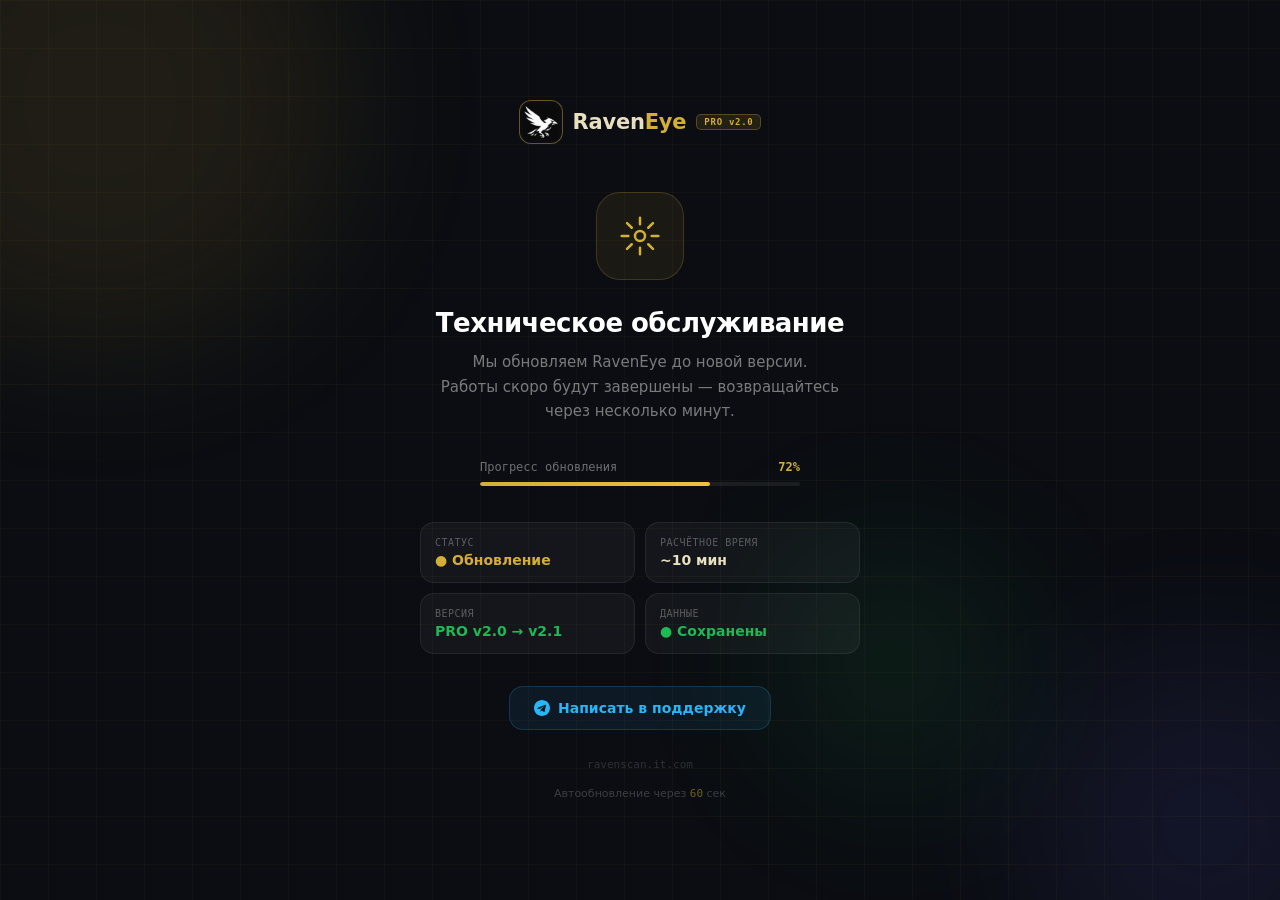
<file: maintenance.html>
<!DOCTYPE html>
<html lang="ru">
<head>
<meta charset="UTF-8">
<meta name="viewport" content="width=device-width, initial-scale=1.0">
<title>Обслуживание — RavenEye</title>
<link rel="icon" href="/favicon.png" type="image/png">
<style>
  *{margin:0;padding:0;box-sizing:border-box}
  body{
    background:#0b0d12;
    color:#e8dfc0;
    font-family:'Space Grotesk',system-ui,sans-serif;
    min-height:100vh;
    display:flex;
    align-items:center;
    justify-content:center;
    padding:24px;
    overflow:hidden;
  }

  .bg{position:fixed;inset:0;z-index:0;overflow:hidden}
  .bg-circle{
    position:absolute;border-radius:50%;filter:blur(80px);opacity:.1;
    animation:float 10s ease-in-out infinite;
  }
  .bg-circle:nth-child(1){width:500px;height:500px;background:#d4af37;top:-150px;left:-150px;animation-delay:0s}
  .bg-circle:nth-child(2){width:350px;height:350px;background:#6366f1;bottom:-100px;right:-100px;animation-delay:4s}
  .bg-circle:nth-child(3){width:250px;height:250px;background:#1db954;top:60%;left:60%;animation-delay:2s}
  @keyframes float{0%,100%{transform:translateY(0) scale(1)}50%{transform:translateY(-24px) scale(1.04)}}

  /* Сетка как в основном приложении */
  .bg-grid{
    position:fixed;inset:0;z-index:0;
    background-image:linear-gradient(rgba(212,175,55,.04) 1px,transparent 1px),linear-gradient(90deg,rgba(212,175,55,.04) 1px,transparent 1px);
    background-size:48px 48px;
  }

  .wrap{
    position:relative;z-index:1;
    text-align:center;
    max-width:440px;width:100%;
  }

  .logo{
    display:flex;align-items:center;justify-content:center;gap:10px;
    margin-bottom:48px;
  }
  .logo-icon{
    width:44px;height:44px;
    background:#0b0d12;
    border:1.5px solid rgba(212,175,55,.45);
    border-radius:12px;
    display:flex;align-items:center;justify-content:center;
    overflow:hidden;padding:3px;
  }
  .logo-icon img{width:100%;height:100%;object-fit:contain;border-radius:8px}
  .logo-txt{font-size:21px;font-weight:700;color:#e8dfc0;letter-spacing:-.01em}
  .logo-txt span{color:#d4af37}
  .logo-badge{
    font-size:9px;font-weight:700;letter-spacing:.08em;
    background:rgba(212,175,55,.12);border:1px solid rgba(212,175,55,.3);
    color:#d4af37;padding:2px 7px;border-radius:5px;
    font-family:'JetBrains Mono',monospace;
  }

  /* Иконка технического обслуживания */
  .icon-wrap{
    width:88px;height:88px;border-radius:24px;
    background:rgba(212,175,55,.08);
    border:1px solid rgba(212,175,55,.2);
    display:flex;align-items:center;justify-content:center;
    margin:0 auto 28px;
    animation:pulse 3s ease-in-out infinite;
  }
  @keyframes pulse{0%,100%{box-shadow:0 0 0 0 rgba(212,175,55,.15)}50%{box-shadow:0 0 0 14px rgba(212,175,55,.0)}}
  .icon-wrap svg{animation:spin 8s linear infinite}
  @keyframes spin{from{transform:rotate(0deg)}to{transform:rotate(360deg)}}

  h1{
    font-size:26px;font-weight:700;color:#fff;
    margin-bottom:12px;letter-spacing:-.02em;
  }
  .subtitle{
    font-size:15px;color:rgba(255,255,255,.45);
    line-height:1.65;margin-bottom:36px;
  }

  /* Прогресс-бар */
  .progress-wrap{
    margin:0 auto 36px;max-width:320px;
  }
  .progress-label{
    display:flex;justify-content:space-between;align-items:center;
    margin-bottom:8px;
  }
  .progress-txt{font-size:12px;color:rgba(255,255,255,.4);font-family:'JetBrains Mono',monospace}
  .progress-pct{font-size:12px;font-weight:700;color:#d4af37;font-family:'JetBrains Mono',monospace}
  .progress-bar{
    height:4px;background:rgba(255,255,255,.07);border-radius:2px;overflow:hidden;
  }
  .progress-fill{
    height:100%;background:linear-gradient(90deg,#d4af37,#f0c040);
    border-radius:2px;
    transition:width 1.5s ease;
  }

  /* Инфо-блоки */
  .info-grid{
    display:grid;grid-template-columns:1fr 1fr;gap:10px;
    margin-bottom:32px;
  }
  .info-card{
    background:rgba(255,255,255,.04);
    border:1px solid rgba(255,255,255,.07);
    border-radius:14px;padding:14px;text-align:left;
  }
  .info-label{font-size:10px;color:rgba(255,255,255,.3);font-family:'JetBrains Mono',monospace;margin-bottom:4px;letter-spacing:.05em}
  .info-val{font-size:14px;font-weight:700;color:#e8dfc0}
  .info-val.green{color:#1db954}
  .info-val.amber{color:#d4af37}

  .support-link{
    display:inline-flex;align-items:center;gap:8px;
    padding:13px 24px;border-radius:14px;
    background:rgba(41,182,246,.08);
    border:1px solid rgba(41,182,246,.2);
    color:#29B6F6;font-size:14px;font-weight:600;
    text-decoration:none;
    transition:all .2s;
    font-family:inherit;
  }
  .support-link:hover{background:rgba(41,182,246,.15);border-color:rgba(41,182,246,.4);transform:translateY(-1px)}

  .hint{
    margin-top:28px;
    font-size:11px;color:rgba(255,255,255,.15);
    font-family:'JetBrains Mono',monospace;
  }

  /* Авто-обновление таймер */
  .refresh-note{
    margin-top:16px;font-size:11px;
    color:rgba(255,255,255,.2);
  }
  .refresh-note span{color:rgba(212,175,55,.5);font-family:'JetBrains Mono',monospace}
</style>
</head>
<body>
<div class="bg">
  <div class="bg-circle"></div>
  <div class="bg-circle"></div>
  <div class="bg-circle"></div>
</div>
<div class="bg-grid"></div>

<div class="wrap">
  <div class="logo">
    <div class="logo-icon">
      <img src="/icon-192.png" alt="RavenEye" onerror="this.parentNode.textContent='🦅'">
    </div>
    <span class="logo-txt">Raven<span>Eye</span></span>
    <span class="logo-badge">PRO v2.0</span>
  </div>

  <div class="icon-wrap">
    <svg width="40" height="40" viewBox="0 0 24 24" fill="none" stroke="#d4af37" stroke-width="1.5" stroke-linecap="round" stroke-linejoin="round">
      <circle cx="12" cy="12" r="3"/>
      <path d="M12 1v4M12 19v4M4.22 4.22l2.83 2.83M16.95 16.95l2.83 2.83M1 12h4M19 12h4M4.22 19.78l2.83-2.83M16.95 7.05l2.83-2.83"/>
    </svg>
  </div>

  <h1>Техническое обслуживание</h1>
  <p class="subtitle">
    Мы обновляем RavenEye до новой версии.<br>
    Работы скоро будут завершены — возвращайтесь через несколько минут.
  </p>

  <div class="progress-wrap">
    <div class="progress-label">
      <span class="progress-txt">Прогресс обновления</span>
      <span class="progress-pct" id="pct-label">— %</span>
    </div>
    <div class="progress-bar">
      <div class="progress-fill" id="progress-fill" style="width:0%"></div>
    </div>
  </div>

  <div class="info-grid">
    <div class="info-card">
      <div class="info-label">СТАТУС</div>
      <div class="info-val amber">● Обновление</div>
    </div>
    <div class="info-card">
      <div class="info-label">РАСЧЁТНОЕ ВРЕМЯ</div>
      <div class="info-val" id="eta-val">~10 мин</div>
    </div>
    <div class="info-card">
      <div class="info-label">ВЕРСИЯ</div>
      <div class="info-val green">PRO v2.0 → v2.1</div>
    </div>
    <div class="info-card">
      <div class="info-label">ДАННЫЕ</div>
      <div class="info-val green">● Сохранены</div>
    </div>
  </div>

  <a href="https://t.me/RavenEyeSupport" target="_blank" class="support-link">
    <svg width="16" height="16" viewBox="0 0 24 24" fill="#29B6F6"><path d="M12 0C5.373 0 0 5.373 0 12s5.373 12 12 12 12-5.373 12-12S18.627 0 12 0zm5.894 8.221l-1.97 9.28c-.145.658-.537.818-1.084.508l-3-2.21-1.447 1.394c-.16.16-.295.295-.605.295l.213-3.053 5.56-5.023c.242-.213-.054-.333-.373-.12L8.32 13.617l-2.96-.924c-.643-.204-.657-.643.136-.953l11.57-4.461c.537-.194 1.006.131.828.942z"/></svg>
    Написать в поддержку
  </a>

  <div class="hint">ravenscan.it.com</div>
  <div class="refresh-note">Автообновление через <span id="countdown">60</span> сек</div>
</div>

<script>
  // Прогресс-бар — плавно заполняется до 85% (не 100 — не обманываем)
  var targetPct = 72;
  var currentPct = 0;
  var fill = document.getElementById('progress-fill');
  var pctLabel = document.getElementById('pct-label');

  setTimeout(function(){
    fill.style.width = targetPct + '%';
    pctLabel.textContent = targetPct + '%';
  }, 400);

  // Таймер автообновления
  var secs = 60;
  var cdEl = document.getElementById('countdown');
  var cdInterval = setInterval(function(){
    secs--;
    if(cdEl) cdEl.textContent = secs;
    if(secs <= 0){
      clearInterval(cdInterval);
      window.location.reload();
    }
  }, 1000);
</script>
</body>
</html>
</file>
